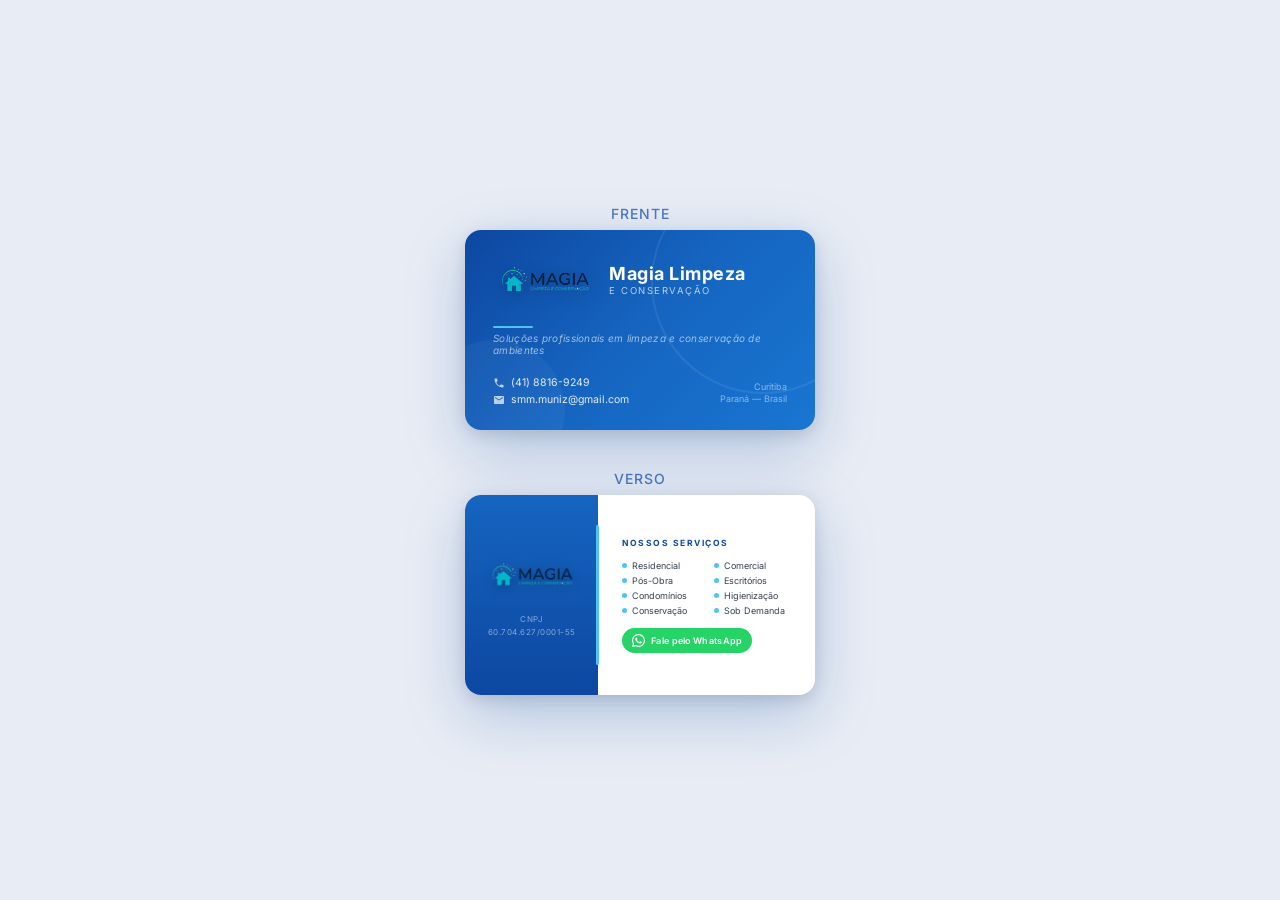
<file: cartao-visitas.html>
<!DOCTYPE html>
<html lang="pt-BR">
<head>
  <meta charset="UTF-8">
  <meta name="viewport" content="width=device-width, initial-scale=1.0">
  <title>Cartão de Visitas - Magia Limpeza e Conservação</title>
  <link href="https://fonts.googleapis.com/css2?family=Inter:wght@300;400;500;600;700&display=swap" rel="stylesheet">
  <style>
    * { margin: 0; padding: 0; box-sizing: border-box; }

    body {
      font-family: 'Inter', sans-serif;
      background: #e8edf5;
      min-height: 100vh;
      display: flex;
      flex-direction: column;
      align-items: center;
      justify-content: center;
      gap: 40px;
      padding: 40px 20px;
    }

    h2 {
      color: #0D47A1;
      font-size: 14px;
      font-weight: 500;
      letter-spacing: 1px;
      text-transform: uppercase;
      opacity: 0.7;
    }

    .card-wrapper {
      display: flex;
      flex-direction: column;
      align-items: center;
      gap: 8px;
    }

    /* ── FRENTE ─────────────────────────────────────────── */
    .card {
      width: 350px;
      height: 200px;
      border-radius: 16px;
      position: relative;
      overflow: hidden;
      box-shadow: 0 20px 60px rgba(13, 71, 161, 0.25), 0 4px 16px rgba(0,0,0,0.12);
    }

    .card-front {
      background: linear-gradient(135deg, #0D47A1 0%, #1565C0 50%, #1976D2 100%);
    }

    /* decorative circles */
    .card-front::before {
      content: '';
      position: absolute;
      width: 220px;
      height: 220px;
      border-radius: 50%;
      border: 2px solid rgba(255,255,255,0.08);
      top: -60px;
      right: -60px;
    }
    .card-front::after {
      content: '';
      position: absolute;
      width: 140px;
      height: 140px;
      border-radius: 50%;
      background: rgba(255,255,255,0.04);
      bottom: -50px;
      left: -40px;
    }

    .card-front-inner {
      position: relative;
      z-index: 2;
      height: 100%;
      display: flex;
      flex-direction: column;
      justify-content: space-between;
      padding: 24px 28px;
    }

    .logo-area {
      display: flex;
      align-items: center;
      gap: 12px;
    }

    .logo-area img {
      height: 52px;
      width: auto;
      filter: drop-shadow(0 2px 8px rgba(0,0,0,0.3));
    }

    .logo-text {
      display: flex;
      flex-direction: column;
    }

    .logo-text .nome {
      font-size: 18px;
      font-weight: 700;
      color: #fff;
      line-height: 1.1;
      letter-spacing: 0.5px;
    }

    .logo-text .sub {
      font-size: 9.5px;
      font-weight: 400;
      color: rgba(255,255,255,0.7);
      letter-spacing: 1.5px;
      text-transform: uppercase;
      margin-top: 2px;
    }

    .tagline {
      font-size: 10px;
      color: rgba(255,255,255,0.6);
      font-style: italic;
      letter-spacing: 0.3px;
    }

    .divider {
      width: 40px;
      height: 2px;
      background: #4FC3F7;
      border-radius: 2px;
      margin-bottom: 4px;
    }

    .contact-bottom {
      display: flex;
      justify-content: space-between;
      align-items: flex-end;
    }

    .contact-info {
      display: flex;
      flex-direction: column;
      gap: 4px;
    }

    .contact-item {
      display: flex;
      align-items: center;
      gap: 6px;
      font-size: 10.5px;
      color: rgba(255,255,255,0.88);
    }

    .contact-item svg {
      width: 12px;
      height: 12px;
      flex-shrink: 0;
      opacity: 0.8;
    }

    .badge-curitiba {
      font-size: 9px;
      color: rgba(255,255,255,0.5);
      text-align: right;
      line-height: 1.4;
    }

    /* ── VERSO ──────────────────────────────────────────── */
    .card-back {
      background: #fff;
    }

    .card-back-inner {
      height: 100%;
      display: flex;
    }

    .back-left {
      width: 38%;
      background: linear-gradient(180deg, #1565C0 0%, #0D47A1 100%);
      display: flex;
      flex-direction: column;
      align-items: center;
      justify-content: center;
      gap: 14px;
      padding: 20px 14px;
      position: relative;
    }

    .back-left::after {
      content: '';
      position: absolute;
      right: -1px;
      top: 15%;
      height: 70%;
      width: 3px;
      background: #4FC3F7;
      border-radius: 2px;
    }

    .back-logo {
      height: 48px;
      width: auto;
      filter: drop-shadow(0 2px 6px rgba(0,0,0,0.3));
    }

    .back-cnpj {
      font-size: 8px;
      color: rgba(255,255,255,0.5);
      text-align: center;
      letter-spacing: 0.5px;
      line-height: 1.6;
    }

    .back-right {
      flex: 1;
      padding: 20px 20px 20px 24px;
      display: flex;
      flex-direction: column;
      justify-content: center;
      gap: 10px;
    }

    .services-title {
      font-size: 8.5px;
      font-weight: 700;
      color: #0D47A1;
      letter-spacing: 1.5px;
      text-transform: uppercase;
      margin-bottom: 2px;
    }

    .services-grid {
      display: grid;
      grid-template-columns: 1fr 1fr;
      gap: 4px 10px;
    }

    .service-item {
      display: flex;
      align-items: center;
      gap: 5px;
      font-size: 9px;
      color: #374151;
    }

    .service-dot {
      width: 5px;
      height: 5px;
      border-radius: 50%;
      background: #4FC3F7;
      flex-shrink: 0;
    }

    .whatsapp-btn {
      display: flex;
      align-items: center;
      gap: 6px;
      background: #25D366;
      color: #fff;
      font-size: 9px;
      font-weight: 600;
      padding: 6px 10px;
      border-radius: 20px;
      width: fit-content;
      margin-top: 2px;
      text-decoration: none;
      letter-spacing: 0.3px;
    }

    .whatsapp-btn svg {
      width: 13px;
      height: 13px;
    }

    @media print {
      body { background: white; padding: 10mm; }
      .card { box-shadow: none; border: 1px solid #ddd; }
    }
  </style>
</head>
<body>

  <!-- FRENTE -->
  <div class="card-wrapper">
    <h2>Frente</h2>
    <div class="card card-front">
      <div class="card-front-inner">

        <div class="logo-area">
          <img src="logo2.png" alt="Logo Magia Limpeza">
          <div class="logo-text">
            <span class="nome">Magia Limpeza</span>
            <span class="sub">e Conservação</span>
          </div>
        </div>

        <div>
          <div class="divider"></div>
          <div class="tagline">Soluções profissionais em limpeza e conservação de ambientes</div>
        </div>

        <div class="contact-bottom">
          <div class="contact-info">
            <div class="contact-item">
              <svg viewBox="0 0 24 24" fill="currentColor">
                <path d="M6.62 10.79c1.44 2.83 3.76 5.14 6.59 6.59l2.2-2.2c.27-.27.67-.36 1.02-.24 1.12.37 2.33.57 3.57.57.55 0 1 .45 1 1V20c0 .55-.45 1-1 1-9.39 0-17-7.61-17-17 0-.55.45-1 1-1h3.5c.55 0 1 .45 1 1 0 1.25.2 2.45.57 3.57.11.35.03.74-.25 1.02l-2.2 2.2z"/>
              </svg>
              (41) 8816-9249
            </div>
            <div class="contact-item">
              <svg viewBox="0 0 24 24" fill="currentColor">
                <path d="M20 4H4c-1.1 0-2 .9-2 2v12c0 1.1.9 2 2 2h16c1.1 0 2-.9 2-2V6c0-1.1-.9-2-2-2zm0 4l-8 5-8-5V6l8 5 8-5v2z"/>
              </svg>
              smm.muniz@gmail.com
            </div>
          </div>
          <div class="badge-curitiba">
            Curitiba<br>Paraná — Brasil
          </div>
        </div>

      </div>
    </div>
  </div>

  <!-- VERSO -->
  <div class="card-wrapper">
    <h2>Verso</h2>
    <div class="card card-back">
      <div class="card-back-inner">

        <div class="back-left">
          <img class="back-logo" src="logo2.png" alt="Logo">
          <div class="back-cnpj">
            CNPJ<br>60.704.627/0001-55
          </div>
        </div>

        <div class="back-right">
          <div class="services-title">Nossos Serviços</div>
          <div class="services-grid">
            <div class="service-item"><div class="service-dot"></div>Residencial</div>
            <div class="service-item"><div class="service-dot"></div>Comercial</div>
            <div class="service-item"><div class="service-dot"></div>Pós-Obra</div>
            <div class="service-item"><div class="service-dot"></div>Escritórios</div>
            <div class="service-item"><div class="service-dot"></div>Condomínios</div>
            <div class="service-item"><div class="service-dot"></div>Higienização</div>
            <div class="service-item"><div class="service-dot"></div>Conservação</div>
            <div class="service-item"><div class="service-dot"></div>Sob Demanda</div>
          </div>
          <a class="whatsapp-btn" href="https://wa.me/554188169249">
            <svg viewBox="0 0 24 24" fill="currentColor">
              <path d="M17.472 14.382c-.297-.149-1.758-.867-2.03-.967-.273-.099-.471-.148-.67.15-.197.297-.767.966-.94 1.164-.173.199-.347.223-.644.075-.297-.15-1.255-.463-2.39-1.475-.883-.788-1.48-1.761-1.653-2.059-.173-.297-.018-.458.13-.606.134-.133.298-.347.446-.52.149-.174.198-.298.298-.497.099-.198.05-.371-.025-.52-.075-.149-.669-1.612-.916-2.207-.242-.579-.487-.5-.669-.51-.173-.008-.371-.01-.57-.01-.198 0-.52.074-.792.372-.272.297-1.04 1.016-1.04 2.479 0 1.462 1.065 2.875 1.213 3.074.149.198 2.096 3.2 5.077 4.487.709.306 1.262.489 1.694.625.712.227 1.36.195 1.871.118.571-.085 1.758-.719 2.006-1.413.248-.694.248-1.289.173-1.413-.074-.124-.272-.198-.57-.347z"/>
              <path d="M12 0C5.373 0 0 5.373 0 12c0 2.125.557 4.118 1.529 5.847L0 24l6.335-1.509A11.945 11.945 0 0012 24c6.627 0 12-5.373 12-12S18.627 0 12 0zm0 21.882a9.87 9.87 0 01-5.031-1.378l-.361-.214-3.741.981.999-3.648-.235-.374A9.861 9.861 0 012.118 12C2.118 6.533 6.533 2.118 12 2.118S21.882 6.533 21.882 12 17.467 21.882 12 21.882z"/>
            </svg>
            Fale pelo WhatsApp
          </a>
        </div>

      </div>
    </div>
  </div>

</body>
</html>
</file>
